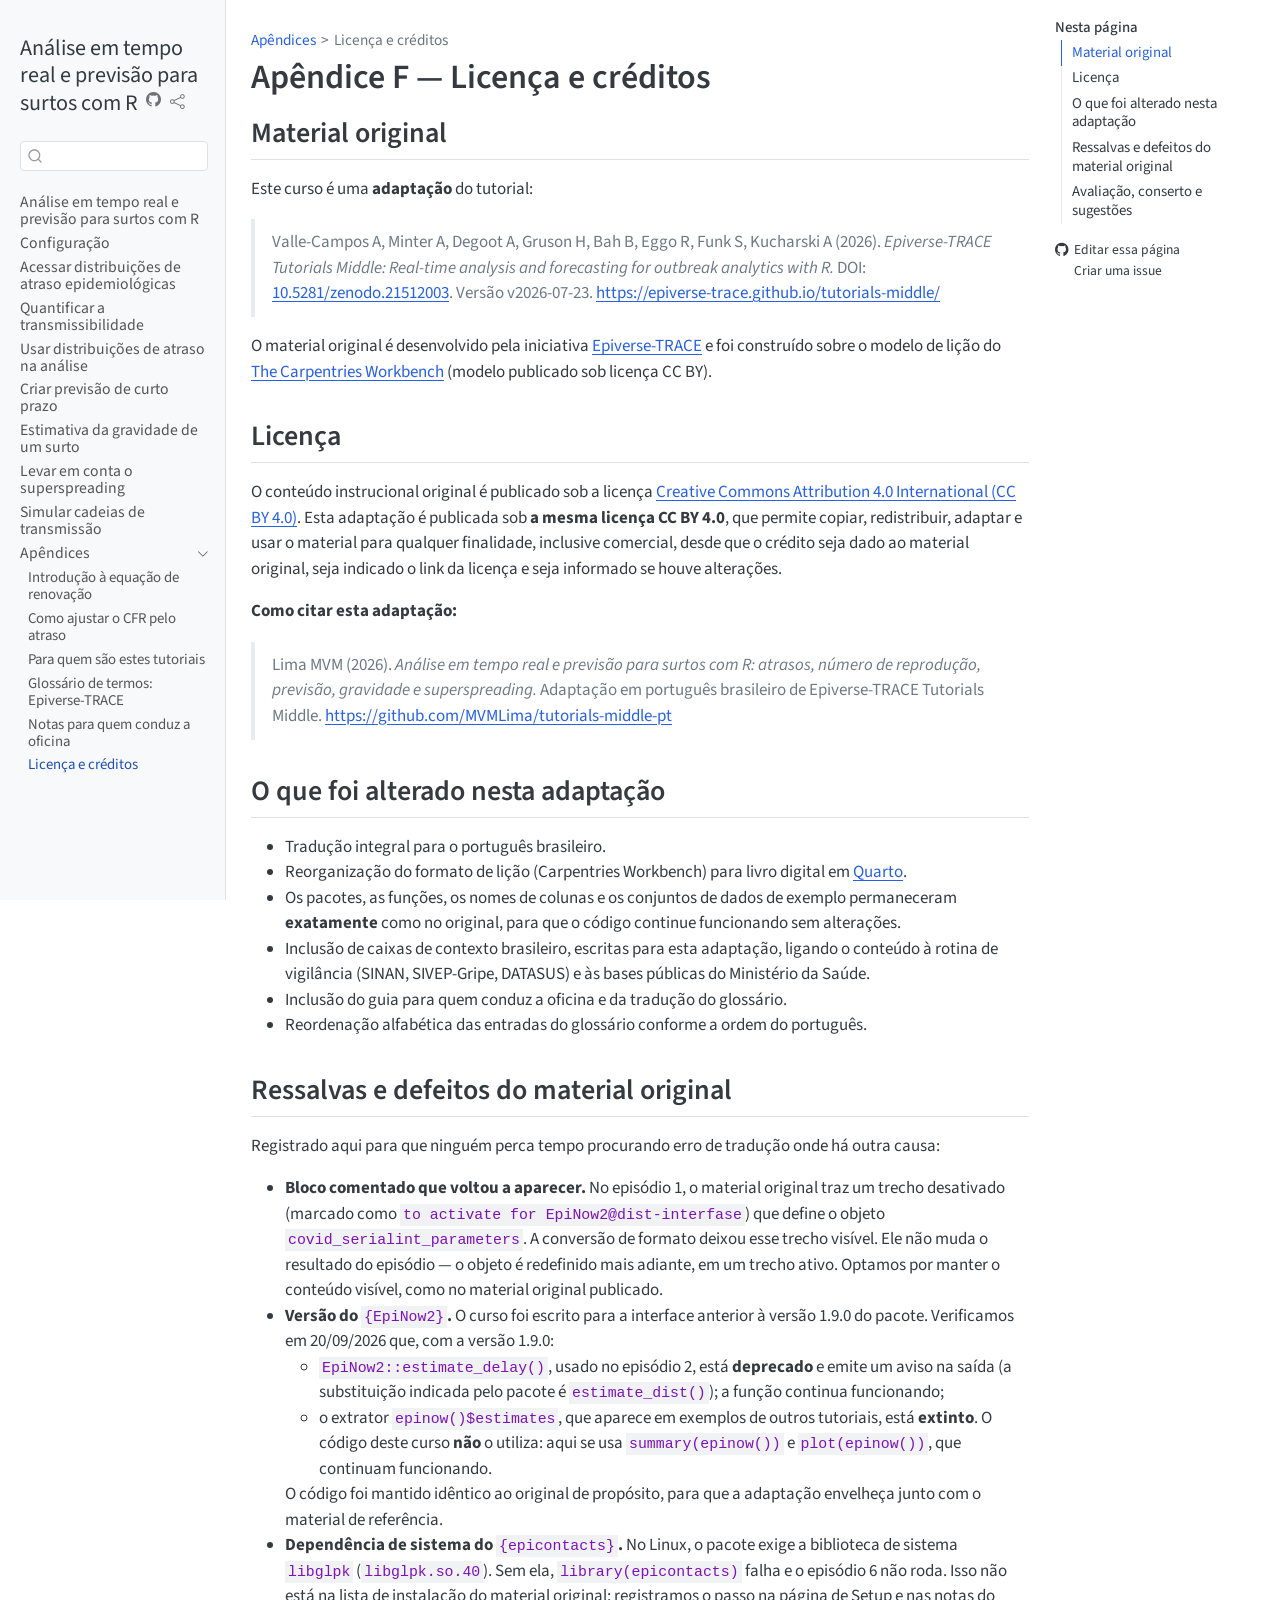
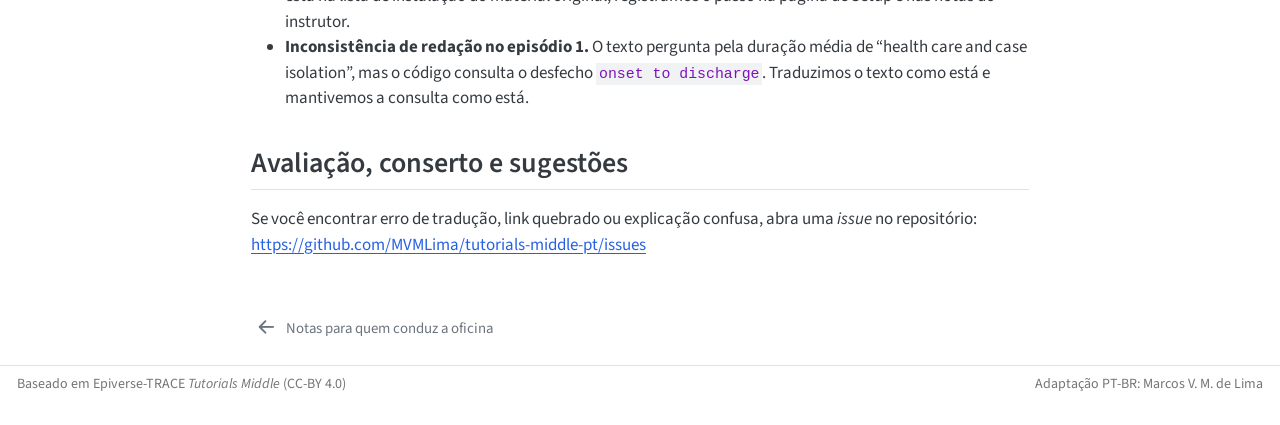
<file: licenca.html>
<!DOCTYPE html>
<html xmlns="http://www.w3.org/1999/xhtml" lang="pt-BR" xml:lang="pt-BR"><head>

<meta charset="utf-8">
<meta name="generator" content="quarto-1.8.27">

<meta name="viewport" content="width=device-width, initial-scale=1.0, user-scalable=yes">


<title>Apêndice F — Licença e créditos – Análise em tempo real e previsão para surtos com R</title>
<style>
code{white-space: pre-wrap;}
span.smallcaps{font-variant: small-caps;}
div.columns{display: flex; gap: min(4vw, 1.5em);}
div.column{flex: auto; overflow-x: auto;}
div.hanging-indent{margin-left: 1.5em; text-indent: -1.5em;}
ul.task-list{list-style: none;}
ul.task-list li input[type="checkbox"] {
  width: 0.8em;
  margin: 0 0.8em 0.2em -1em; /* quarto-specific, see https://github.com/quarto-dev/quarto-cli/issues/4556 */ 
  vertical-align: middle;
}
</style>


<script src="site_libs/quarto-nav/quarto-nav.js"></script>
<script src="site_libs/quarto-nav/headroom.min.js"></script>
<script src="site_libs/clipboard/clipboard.min.js"></script>
<script src="site_libs/quarto-search/autocomplete.umd.js"></script>
<script src="site_libs/quarto-search/fuse.min.js"></script>
<script src="site_libs/quarto-search/quarto-search.js"></script>
<meta name="quarto:offset" content="./">
<link href="./instrutor.html" rel="prev">
<link href="./img/pkgs-hexlogos.png" rel="icon" type="image/png">
<script src="site_libs/quarto-html/quarto.js" type="module"></script>
<script src="site_libs/quarto-html/tabsets/tabsets.js" type="module"></script>
<script src="site_libs/quarto-html/axe/axe-check.js" type="module"></script>
<script src="site_libs/quarto-html/popper.min.js"></script>
<script src="site_libs/quarto-html/tippy.umd.min.js"></script>
<script src="site_libs/quarto-html/anchor.min.js"></script>
<link href="site_libs/quarto-html/tippy.css" rel="stylesheet">
<link href="site_libs/quarto-html/quarto-syntax-highlighting-8b4baf804e461d9b72633f0de59a0cac.css" rel="stylesheet" id="quarto-text-highlighting-styles">
<script src="site_libs/bootstrap/bootstrap.min.js"></script>
<link href="site_libs/bootstrap/bootstrap-icons.css" rel="stylesheet">
<link href="site_libs/bootstrap/bootstrap-4f8723c4e91b4923163491bd987d7814.min.css" rel="stylesheet" append-hash="true" id="quarto-bootstrap" data-mode="light">
<script id="quarto-search-options" type="application/json">{
  "location": "sidebar",
  "copy-button": false,
  "collapse-after": 3,
  "panel-placement": "start",
  "type": "textbox",
  "limit": 50,
  "keyboard-shortcut": [
    "f",
    "/",
    "s"
  ],
  "show-item-context": false,
  "language": {
    "search-no-results-text": "Nenhum resultado",
    "search-matching-documents-text": "documentos correspondentes",
    "search-copy-link-title": "Copiar link para a busca",
    "search-hide-matches-text": "Esconder correspondências adicionais",
    "search-more-match-text": "mais correspondência neste documento",
    "search-more-matches-text": "mais correspondências neste documento",
    "search-clear-button-title": "Limpar",
    "search-text-placeholder": "",
    "search-detached-cancel-button-title": "Cancelar",
    "search-submit-button-title": "Enviar",
    "search-label": "Procurar"
  }
}</script>


<link rel="stylesheet" href="styles.css">
</head>

<body class="nav-sidebar docked quarto-light">

<div id="quarto-search-results"></div>
  <header id="quarto-header" class="headroom fixed-top">
  <nav class="quarto-secondary-nav">
    <div class="container-fluid d-flex">
      <button type="button" class="quarto-btn-toggle btn" data-bs-toggle="collapse" role="button" data-bs-target=".quarto-sidebar-collapse-item" aria-controls="quarto-sidebar" aria-expanded="false" aria-label="Alternar barra lateral" onclick="if (window.quartoToggleHeadroom) { window.quartoToggleHeadroom(); }">
        <i class="bi bi-layout-text-sidebar-reverse"></i>
      </button>
        <nav class="quarto-page-breadcrumbs" aria-label="breadcrumb"><ol class="breadcrumb"><li class="breadcrumb-item"><a href="./notas/equacao-de-renovacao.html">Apêndices</a></li><li class="breadcrumb-item"><a href="./licenca.html"><span class="chapter-title">Licença e créditos</span></a></li></ol></nav>
        <a class="flex-grow-1" role="navigation" data-bs-toggle="collapse" data-bs-target=".quarto-sidebar-collapse-item" aria-controls="quarto-sidebar" aria-expanded="false" aria-label="Alternar barra lateral" onclick="if (window.quartoToggleHeadroom) { window.quartoToggleHeadroom(); }">      
        </a>
      <button type="button" class="btn quarto-search-button" aria-label="Procurar" onclick="window.quartoOpenSearch();">
        <i class="bi bi-search"></i>
      </button>
    </div>
  </nav>
</header>
<!-- content -->
<div id="quarto-content" class="quarto-container page-columns page-rows-contents page-layout-article">
<!-- sidebar -->
  <nav id="quarto-sidebar" class="sidebar collapse collapse-horizontal quarto-sidebar-collapse-item sidebar-navigation docked overflow-auto">
    <div class="pt-lg-2 mt-2 text-left sidebar-header">
    <div class="sidebar-title mb-0 py-0">
      <a href="./">Análise em tempo real e previsão para surtos com R</a> 
        <div class="sidebar-tools-main">
    <a href="https://github.com/MVMLima/tutorials-middle-pt" title="Código fonte" class="quarto-navigation-tool px-1" aria-label="Código fonte"><i class="bi bi-github"></i></a>
    <div class="dropdown">
      <a href="" title="Compartilhar" id="quarto-navigation-tool-dropdown-0" class="quarto-navigation-tool dropdown-toggle px-1" data-bs-toggle="dropdown" aria-expanded="false" role="link" aria-label="Compartilhar"><i class="bi bi-share"></i></a>
      <ul class="dropdown-menu" aria-labelledby="quarto-navigation-tool-dropdown-0">
          <li>
            <a class="dropdown-item sidebar-tools-main-item" href="https://twitter.com/intent/tweet?url=|url|">
              <i class="bi bi-twitter pe-1"></i>
            Twitter
            </a>
          </li>
          <li>
            <a class="dropdown-item sidebar-tools-main-item" href="https://www.linkedin.com/sharing/share-offsite/?url=|url|">
              <i class="bi bi-linkedin pe-1"></i>
            LinkedIn
            </a>
          </li>
      </ul>
    </div>
</div>
    </div>
      </div>
        <div class="mt-2 flex-shrink-0 align-items-center">
        <div class="sidebar-search">
        <div id="quarto-search" class="" title="Procurar"></div>
        </div>
        </div>
    <div class="sidebar-menu-container"> 
    <ul class="list-unstyled mt-1">
        <li class="sidebar-item">
  <div class="sidebar-item-container"> 
  <a href="./index.html" class="sidebar-item-text sidebar-link"><span class="chapter-title">Análise em tempo real e previsão para surtos com R</span></a>
  </div>
</li>
        <li class="sidebar-item">
  <div class="sidebar-item-container"> 
  <a href="./setup.html" class="sidebar-item-text sidebar-link"><span class="chapter-title">Configuração</span></a>
  </div>
</li>
        <li class="sidebar-item">
  <div class="sidebar-item-container"> 
  <a href="./episodios/01-acessar-atrasos.html" class="sidebar-item-text sidebar-link"><span class="chapter-title">Acessar distribuições de atraso epidemiológicas</span></a>
  </div>
</li>
        <li class="sidebar-item">
  <div class="sidebar-item-container"> 
  <a href="./episodios/02-quantificar-transmissibilidade.html" class="sidebar-item-text sidebar-link"><span class="chapter-title">Quantificar a transmissibilidade</span></a>
  </div>
</li>
        <li class="sidebar-item">
  <div class="sidebar-item-container"> 
  <a href="./episodios/03-funcoes-de-atraso.html" class="sidebar-item-text sidebar-link"><span class="chapter-title">Usar distribuições de atraso na análise</span></a>
  </div>
</li>
        <li class="sidebar-item">
  <div class="sidebar-item-container"> 
  <a href="./episodios/04-criar-previsoes.html" class="sidebar-item-text sidebar-link"><span class="chapter-title">Criar previsão de curto prazo</span></a>
  </div>
</li>
        <li class="sidebar-item">
  <div class="sidebar-item-container"> 
  <a href="./episodios/05-severidade-estatica.html" class="sidebar-item-text sidebar-link"><span class="chapter-title">Estimativa da gravidade de um surto</span></a>
  </div>
</li>
        <li class="sidebar-item">
  <div class="sidebar-item-container"> 
  <a href="./episodios/06-superspreading-estimar.html" class="sidebar-item-text sidebar-link"><span class="chapter-title">Levar em conta o superspreading</span></a>
  </div>
</li>
        <li class="sidebar-item">
  <div class="sidebar-item-container"> 
  <a href="./episodios/07-superspreading-simular.html" class="sidebar-item-text sidebar-link"><span class="chapter-title">Simular cadeias de transmissão</span></a>
  </div>
</li>
        <li class="sidebar-item sidebar-item-section">
      <div class="sidebar-item-container"> 
            <a class="sidebar-item-text sidebar-link text-start" data-bs-toggle="collapse" data-bs-target="#quarto-sidebar-section-1" role="navigation" aria-expanded="true">
 <span class="menu-text">Apêndices</span></a>
          <a class="sidebar-item-toggle text-start" data-bs-toggle="collapse" data-bs-target="#quarto-sidebar-section-1" role="navigation" aria-expanded="true" aria-label="Alternar seção">
            <i class="bi bi-chevron-right ms-2"></i>
          </a> 
      </div>
      <ul id="quarto-sidebar-section-1" class="collapse list-unstyled sidebar-section depth1 show">  
          <li class="sidebar-item">
  <div class="sidebar-item-container"> 
  <a href="./notas/equacao-de-renovacao.html" class="sidebar-item-text sidebar-link"><span class="chapter-title">Introdução à equação de renovação</span></a>
  </div>
</li>
          <li class="sidebar-item">
  <div class="sidebar-item-container"> 
  <a href="./notas/ajuste-cfr-atrasos.html" class="sidebar-item-text sidebar-link"><span class="chapter-title">Como ajustar o CFR pelo atraso</span></a>
  </div>
</li>
          <li class="sidebar-item">
  <div class="sidebar-item-container"> 
  <a href="./perfis.html" class="sidebar-item-text sidebar-link"><span class="chapter-title">Para quem são estes tutoriais</span></a>
  </div>
</li>
          <li class="sidebar-item">
  <div class="sidebar-item-container"> 
  <a href="./glossario.html" class="sidebar-item-text sidebar-link"><span class="chapter-title">Glossário de termos: Epiverse-TRACE</span></a>
  </div>
</li>
          <li class="sidebar-item">
  <div class="sidebar-item-container"> 
  <a href="./instrutor.html" class="sidebar-item-text sidebar-link"><span class="chapter-title">Notas para quem conduz a oficina</span></a>
  </div>
</li>
          <li class="sidebar-item">
  <div class="sidebar-item-container"> 
  <a href="./licenca.html" class="sidebar-item-text sidebar-link active"><span class="chapter-title">Licença e créditos</span></a>
  </div>
</li>
      </ul>
  </li>
    </ul>
    </div>
</nav>
<div id="quarto-sidebar-glass" class="quarto-sidebar-collapse-item" data-bs-toggle="collapse" data-bs-target=".quarto-sidebar-collapse-item"></div>
<!-- margin-sidebar -->
    <div id="quarto-margin-sidebar" class="sidebar margin-sidebar">
        <nav id="TOC" role="doc-toc" class="toc-active">
    <h2 id="toc-title">Nesta página</h2>
   
  <ul>
  <li><a href="#material-original" id="toc-material-original" class="nav-link active" data-scroll-target="#material-original">Material original</a></li>
  <li><a href="#licença" id="toc-licença" class="nav-link" data-scroll-target="#licença">Licença</a></li>
  <li><a href="#o-que-foi-alterado-nesta-adaptação" id="toc-o-que-foi-alterado-nesta-adaptação" class="nav-link" data-scroll-target="#o-que-foi-alterado-nesta-adaptação">O que foi alterado nesta adaptação</a></li>
  <li><a href="#ressalvas-e-defeitos-do-material-original" id="toc-ressalvas-e-defeitos-do-material-original" class="nav-link" data-scroll-target="#ressalvas-e-defeitos-do-material-original">Ressalvas e defeitos do material original</a></li>
  <li><a href="#avaliação-conserto-e-sugestões" id="toc-avaliação-conserto-e-sugestões" class="nav-link" data-scroll-target="#avaliação-conserto-e-sugestões">Avaliação, conserto e sugestões</a></li>
  </ul>
<div class="toc-actions"><ul><li><a href="https://github.com/MVMLima/tutorials-middle-pt/edit/main/licenca.qmd" class="toc-action"><i class="bi bi-github"></i>Editar essa página</a></li><li><a href="https://github.com/MVMLima/tutorials-middle-pt/issues/new" class="toc-action"><i class="bi empty"></i>Criar uma issue</a></li></ul></div></nav>
    </div>
<!-- main -->
<main class="content" id="quarto-document-content">

<header id="title-block-header" class="quarto-title-block default"><nav class="quarto-page-breadcrumbs quarto-title-breadcrumbs d-none d-lg-block" aria-label="breadcrumb"><ol class="breadcrumb"><li class="breadcrumb-item"><a href="./notas/equacao-de-renovacao.html">Apêndices</a></li><li class="breadcrumb-item"><a href="./licenca.html"><span class="chapter-title">Licença e créditos</span></a></li></ol></nav>
<div class="quarto-title">
<h1 class="title">Apêndice F — Licença e créditos</h1>
</div>



<div class="quarto-title-meta">

    
  
    
  </div>
  


</header>


<section id="material-original" class="level2">
<h2 class="anchored" data-anchor-id="material-original">Material original</h2>
<p>Este curso é uma <strong>adaptação</strong> do tutorial:</p>
<blockquote class="blockquote">
<p>Valle-Campos A, Minter A, Degoot A, Gruson H, Bah B, Eggo R, Funk S, Kucharski A (2026). <em>Epiverse-TRACE Tutorials Middle: Real-time analysis and forecasting for outbreak analytics with R.</em> DOI: <a href="https://doi.org/10.5281/zenodo.21512003">10.5281/zenodo.21512003</a>. Versão v2026-07-23. <a href="https://epiverse-trace.github.io/tutorials-middle/" class="uri">https://epiverse-trace.github.io/tutorials-middle/</a></p>
</blockquote>
<p>O material original é desenvolvido pela iniciativa <a href="https://epiverse-trace.github.io/">Epiverse-TRACE</a> e foi construído sobre o modelo de lição do <a href="https://carpentries.github.io/workbench/">The Carpentries Workbench</a> (modelo publicado sob licença CC BY).</p>
</section>
<section id="licença" class="level2">
<h2 class="anchored" data-anchor-id="licença">Licença</h2>
<p>O conteúdo instrucional original é publicado sob a licença <a href="https://creativecommons.org/licenses/by/4.0/">Creative Commons Attribution 4.0 International (CC BY 4.0)</a>. Esta adaptação é publicada sob <strong>a mesma licença CC BY 4.0</strong>, que permite copiar, redistribuir, adaptar e usar o material para qualquer finalidade, inclusive comercial, desde que o crédito seja dado ao material original, seja indicado o link da licença e seja informado se houve alterações.</p>
<p><strong>Como citar esta adaptação:</strong></p>
<blockquote class="blockquote">
<p>Lima MVM (2026). <em>Análise em tempo real e previsão para surtos com R: atrasos, número de reprodução, previsão, gravidade e superspreading.</em> Adaptação em português brasileiro de Epiverse-TRACE Tutorials Middle. <a href="https://github.com/MVMLima/tutorials-middle-pt" class="uri">https://github.com/MVMLima/tutorials-middle-pt</a></p>
</blockquote>
</section>
<section id="o-que-foi-alterado-nesta-adaptação" class="level2">
<h2 class="anchored" data-anchor-id="o-que-foi-alterado-nesta-adaptação">O que foi alterado nesta adaptação</h2>
<ul>
<li>Tradução integral para o português brasileiro.</li>
<li>Reorganização do formato de lição (Carpentries Workbench) para livro digital em <a href="https://quarto.org/">Quarto</a>.</li>
<li>Os pacotes, as funções, os nomes de colunas e os conjuntos de dados de exemplo permaneceram <strong>exatamente</strong> como no original, para que o código continue funcionando sem alterações.</li>
<li>Inclusão de caixas de contexto brasileiro, escritas para esta adaptação, ligando o conteúdo à rotina de vigilância (SINAN, SIVEP-Gripe, DATASUS) e às bases públicas do Ministério da Saúde.</li>
<li>Inclusão do guia para quem conduz a oficina e da tradução do glossário.</li>
<li>Reordenação alfabética das entradas do glossário conforme a ordem do português.</li>
</ul>
</section>
<section id="ressalvas-e-defeitos-do-material-original" class="level2">
<h2 class="anchored" data-anchor-id="ressalvas-e-defeitos-do-material-original">Ressalvas e defeitos do material original</h2>
<p>Registrado aqui para que ninguém perca tempo procurando erro de tradução onde há outra causa:</p>
<ul>
<li><strong>Bloco comentado que voltou a aparecer.</strong> No episódio 1, o material original traz um trecho desativado (marcado como <code>to activate for EpiNow2@dist-interfase</code>) que define o objeto <code>covid_serialint_parameters</code>. A conversão de formato deixou esse trecho visível. Ele não muda o resultado do episódio — o objeto é redefinido mais adiante, em um trecho ativo. Optamos por manter o conteúdo visível, como no material original publicado.</li>
<li><strong>Versão do <code>{EpiNow2}</code>.</strong> O curso foi escrito para a interface anterior à versão 1.9.0 do pacote. Verificamos em 20/09/2026 que, com a versão 1.9.0:
<ul>
<li><code>EpiNow2::estimate_delay()</code>, usado no episódio 2, está <strong>deprecado</strong> e emite um aviso na saída (a substituição indicada pelo pacote é <code>estimate_dist()</code>); a função continua funcionando;</li>
<li>o extrator <code>epinow()$estimates</code>, que aparece em exemplos de outros tutoriais, está <strong>extinto</strong>. O código deste curso <strong>não</strong> o utiliza: aqui se usa <code>summary(epinow())</code> e <code>plot(epinow())</code>, que continuam funcionando.</li>
</ul>
O código foi mantido idêntico ao original de propósito, para que a adaptação envelheça junto com o material de referência.</li>
<li><strong>Dependência de sistema do <code>{epicontacts}</code>.</strong> No Linux, o pacote exige a biblioteca de sistema <code>libglpk</code> (<code>libglpk.so.40</code>). Sem ela, <code>library(epicontacts)</code> falha e o episódio 6 não roda. Isso não está na lista de instalação do material original; registramos o passo na página de Setup e nas notas do instrutor.</li>
<li><strong>Inconsistência de redação no episódio 1.</strong> O texto pergunta pela duração média de “health care and case isolation”, mas o código consulta o desfecho <code>onset to discharge</code>. Traduzimos o texto como está e mantivemos a consulta como está.</li>
</ul>
</section>
<section id="avaliação-conserto-e-sugestões" class="level2">
<h2 class="anchored" data-anchor-id="avaliação-conserto-e-sugestões">Avaliação, conserto e sugestões</h2>
<p>Se você encontrar erro de tradução, link quebrado ou explicação confusa, abra uma <em>issue</em> no repositório: <a href="https://github.com/MVMLima/tutorials-middle-pt/issues" class="uri">https://github.com/MVMLima/tutorials-middle-pt/issues</a></p>


</section>

</main> <!-- /main -->
<script id="quarto-html-after-body" type="application/javascript">
  window.document.addEventListener("DOMContentLoaded", function (event) {
    const icon = "";
    const anchorJS = new window.AnchorJS();
    anchorJS.options = {
      placement: 'right',
      icon: icon
    };
    anchorJS.add('.anchored');
    const isCodeAnnotation = (el) => {
      for (const clz of el.classList) {
        if (clz.startsWith('code-annotation-')) {                     
          return true;
        }
      }
      return false;
    }
    const onCopySuccess = function(e) {
      // button target
      const button = e.trigger;
      // don't keep focus
      button.blur();
      // flash "checked"
      button.classList.add('code-copy-button-checked');
      var currentTitle = button.getAttribute("title");
      button.setAttribute("title", "Copiada");
      let tooltip;
      if (window.bootstrap) {
        button.setAttribute("data-bs-toggle", "tooltip");
        button.setAttribute("data-bs-placement", "left");
        button.setAttribute("data-bs-title", "Copiada");
        tooltip = new bootstrap.Tooltip(button, 
          { trigger: "manual", 
            customClass: "code-copy-button-tooltip",
            offset: [0, -8]});
        tooltip.show();    
      }
      setTimeout(function() {
        if (tooltip) {
          tooltip.hide();
          button.removeAttribute("data-bs-title");
          button.removeAttribute("data-bs-toggle");
          button.removeAttribute("data-bs-placement");
        }
        button.setAttribute("title", currentTitle);
        button.classList.remove('code-copy-button-checked');
      }, 1000);
      // clear code selection
      e.clearSelection();
    }
    const getTextToCopy = function(trigger) {
      const outerScaffold = trigger.parentElement.cloneNode(true);
      const codeEl = outerScaffold.querySelector('code');
      for (const childEl of codeEl.children) {
        if (isCodeAnnotation(childEl)) {
          childEl.remove();
        }
      }
      return codeEl.innerText;
    }
    const clipboard = new window.ClipboardJS('.code-copy-button:not([data-in-quarto-modal])', {
      text: getTextToCopy
    });
    clipboard.on('success', onCopySuccess);
    if (window.document.getElementById('quarto-embedded-source-code-modal')) {
      const clipboardModal = new window.ClipboardJS('.code-copy-button[data-in-quarto-modal]', {
        text: getTextToCopy,
        container: window.document.getElementById('quarto-embedded-source-code-modal')
      });
      clipboardModal.on('success', onCopySuccess);
    }
      var localhostRegex = new RegExp(/^(?:http|https):\/\/localhost\:?[0-9]*\//);
      var mailtoRegex = new RegExp(/^mailto:/);
        var filterRegex = new RegExp('/' + window.location.host + '/');
      var isInternal = (href) => {
          return filterRegex.test(href) || localhostRegex.test(href) || mailtoRegex.test(href);
      }
      // Inspect non-navigation links and adorn them if external
     var links = window.document.querySelectorAll('a[href]:not(.nav-link):not(.navbar-brand):not(.toc-action):not(.sidebar-link):not(.sidebar-item-toggle):not(.pagination-link):not(.no-external):not([aria-hidden]):not(.dropdown-item):not(.quarto-navigation-tool):not(.about-link)');
      for (var i=0; i<links.length; i++) {
        const link = links[i];
        if (!isInternal(link.href)) {
          // undo the damage that might have been done by quarto-nav.js in the case of
          // links that we want to consider external
          if (link.dataset.originalHref !== undefined) {
            link.href = link.dataset.originalHref;
          }
            // target, if specified
            link.setAttribute("target", "_blank");
            if (link.getAttribute("rel") === null) {
              link.setAttribute("rel", "noopener");
            }
        }
      }
    function tippyHover(el, contentFn, onTriggerFn, onUntriggerFn) {
      const config = {
        allowHTML: true,
        maxWidth: 500,
        delay: 100,
        arrow: false,
        appendTo: function(el) {
            return el.parentElement;
        },
        interactive: true,
        interactiveBorder: 10,
        theme: 'quarto',
        placement: 'bottom-start',
      };
      if (contentFn) {
        config.content = contentFn;
      }
      if (onTriggerFn) {
        config.onTrigger = onTriggerFn;
      }
      if (onUntriggerFn) {
        config.onUntrigger = onUntriggerFn;
      }
      window.tippy(el, config); 
    }
    const noterefs = window.document.querySelectorAll('a[role="doc-noteref"]');
    for (var i=0; i<noterefs.length; i++) {
      const ref = noterefs[i];
      tippyHover(ref, function() {
        // use id or data attribute instead here
        let href = ref.getAttribute('data-footnote-href') || ref.getAttribute('href');
        try { href = new URL(href).hash; } catch {}
        const id = href.replace(/^#\/?/, "");
        const note = window.document.getElementById(id);
        if (note) {
          return note.innerHTML;
        } else {
          return "";
        }
      });
    }
    const xrefs = window.document.querySelectorAll('a.quarto-xref');
    const processXRef = (id, note) => {
      // Strip column container classes
      const stripColumnClz = (el) => {
        el.classList.remove("page-full", "page-columns");
        if (el.children) {
          for (const child of el.children) {
            stripColumnClz(child);
          }
        }
      }
      stripColumnClz(note)
      if (id === null || id.startsWith('sec-')) {
        // Special case sections, only their first couple elements
        const container = document.createElement("div");
        if (note.children && note.children.length > 2) {
          container.appendChild(note.children[0].cloneNode(true));
          for (let i = 1; i < note.children.length; i++) {
            const child = note.children[i];
            if (child.tagName === "P" && child.innerText === "") {
              continue;
            } else {
              container.appendChild(child.cloneNode(true));
              break;
            }
          }
          if (window.Quarto?.typesetMath) {
            window.Quarto.typesetMath(container);
          }
          return container.innerHTML
        } else {
          if (window.Quarto?.typesetMath) {
            window.Quarto.typesetMath(note);
          }
          return note.innerHTML;
        }
      } else {
        // Remove any anchor links if they are present
        const anchorLink = note.querySelector('a.anchorjs-link');
        if (anchorLink) {
          anchorLink.remove();
        }
        if (window.Quarto?.typesetMath) {
          window.Quarto.typesetMath(note);
        }
        if (note.classList.contains("callout")) {
          return note.outerHTML;
        } else {
          return note.innerHTML;
        }
      }
    }
    for (var i=0; i<xrefs.length; i++) {
      const xref = xrefs[i];
      tippyHover(xref, undefined, function(instance) {
        instance.disable();
        let url = xref.getAttribute('href');
        let hash = undefined; 
        if (url.startsWith('#')) {
          hash = url;
        } else {
          try { hash = new URL(url).hash; } catch {}
        }
        if (hash) {
          const id = hash.replace(/^#\/?/, "");
          const note = window.document.getElementById(id);
          if (note !== null) {
            try {
              const html = processXRef(id, note.cloneNode(true));
              instance.setContent(html);
            } finally {
              instance.enable();
              instance.show();
            }
          } else {
            // See if we can fetch this
            fetch(url.split('#')[0])
            .then(res => res.text())
            .then(html => {
              const parser = new DOMParser();
              const htmlDoc = parser.parseFromString(html, "text/html");
              const note = htmlDoc.getElementById(id);
              if (note !== null) {
                const html = processXRef(id, note);
                instance.setContent(html);
              } 
            }).finally(() => {
              instance.enable();
              instance.show();
            });
          }
        } else {
          // See if we can fetch a full url (with no hash to target)
          // This is a special case and we should probably do some content thinning / targeting
          fetch(url)
          .then(res => res.text())
          .then(html => {
            const parser = new DOMParser();
            const htmlDoc = parser.parseFromString(html, "text/html");
            const note = htmlDoc.querySelector('main.content');
            if (note !== null) {
              // This should only happen for chapter cross references
              // (since there is no id in the URL)
              // remove the first header
              if (note.children.length > 0 && note.children[0].tagName === "HEADER") {
                note.children[0].remove();
              }
              const html = processXRef(null, note);
              instance.setContent(html);
            } 
          }).finally(() => {
            instance.enable();
            instance.show();
          });
        }
      }, function(instance) {
      });
    }
        let selectedAnnoteEl;
        const selectorForAnnotation = ( cell, annotation) => {
          let cellAttr = 'data-code-cell="' + cell + '"';
          let lineAttr = 'data-code-annotation="' +  annotation + '"';
          const selector = 'span[' + cellAttr + '][' + lineAttr + ']';
          return selector;
        }
        const selectCodeLines = (annoteEl) => {
          const doc = window.document;
          const targetCell = annoteEl.getAttribute("data-target-cell");
          const targetAnnotation = annoteEl.getAttribute("data-target-annotation");
          const annoteSpan = window.document.querySelector(selectorForAnnotation(targetCell, targetAnnotation));
          const lines = annoteSpan.getAttribute("data-code-lines").split(",");
          const lineIds = lines.map((line) => {
            return targetCell + "-" + line;
          })
          let top = null;
          let height = null;
          let parent = null;
          if (lineIds.length > 0) {
              //compute the position of the single el (top and bottom and make a div)
              const el = window.document.getElementById(lineIds[0]);
              top = el.offsetTop;
              height = el.offsetHeight;
              parent = el.parentElement.parentElement;
            if (lineIds.length > 1) {
              const lastEl = window.document.getElementById(lineIds[lineIds.length - 1]);
              const bottom = lastEl.offsetTop + lastEl.offsetHeight;
              height = bottom - top;
            }
            if (top !== null && height !== null && parent !== null) {
              // cook up a div (if necessary) and position it 
              let div = window.document.getElementById("code-annotation-line-highlight");
              if (div === null) {
                div = window.document.createElement("div");
                div.setAttribute("id", "code-annotation-line-highlight");
                div.style.position = 'absolute';
                parent.appendChild(div);
              }
              div.style.top = top - 2 + "px";
              div.style.height = height + 4 + "px";
              div.style.left = 0;
              let gutterDiv = window.document.getElementById("code-annotation-line-highlight-gutter");
              if (gutterDiv === null) {
                gutterDiv = window.document.createElement("div");
                gutterDiv.setAttribute("id", "code-annotation-line-highlight-gutter");
                gutterDiv.style.position = 'absolute';
                const codeCell = window.document.getElementById(targetCell);
                const gutter = codeCell.querySelector('.code-annotation-gutter');
                gutter.appendChild(gutterDiv);
              }
              gutterDiv.style.top = top - 2 + "px";
              gutterDiv.style.height = height + 4 + "px";
            }
            selectedAnnoteEl = annoteEl;
          }
        };
        const unselectCodeLines = () => {
          const elementsIds = ["code-annotation-line-highlight", "code-annotation-line-highlight-gutter"];
          elementsIds.forEach((elId) => {
            const div = window.document.getElementById(elId);
            if (div) {
              div.remove();
            }
          });
          selectedAnnoteEl = undefined;
        };
          // Handle positioning of the toggle
      window.addEventListener(
        "resize",
        throttle(() => {
          elRect = undefined;
          if (selectedAnnoteEl) {
            selectCodeLines(selectedAnnoteEl);
          }
        }, 10)
      );
      function throttle(fn, ms) {
      let throttle = false;
      let timer;
        return (...args) => {
          if(!throttle) { // first call gets through
              fn.apply(this, args);
              throttle = true;
          } else { // all the others get throttled
              if(timer) clearTimeout(timer); // cancel #2
              timer = setTimeout(() => {
                fn.apply(this, args);
                timer = throttle = false;
              }, ms);
          }
        };
      }
        // Attach click handler to the DT
        const annoteDls = window.document.querySelectorAll('dt[data-target-cell]');
        for (const annoteDlNode of annoteDls) {
          annoteDlNode.addEventListener('click', (event) => {
            const clickedEl = event.target;
            if (clickedEl !== selectedAnnoteEl) {
              unselectCodeLines();
              const activeEl = window.document.querySelector('dt[data-target-cell].code-annotation-active');
              if (activeEl) {
                activeEl.classList.remove('code-annotation-active');
              }
              selectCodeLines(clickedEl);
              clickedEl.classList.add('code-annotation-active');
            } else {
              // Unselect the line
              unselectCodeLines();
              clickedEl.classList.remove('code-annotation-active');
            }
          });
        }
    const findCites = (el) => {
      const parentEl = el.parentElement;
      if (parentEl) {
        const cites = parentEl.dataset.cites;
        if (cites) {
          return {
            el,
            cites: cites.split(' ')
          };
        } else {
          return findCites(el.parentElement)
        }
      } else {
        return undefined;
      }
    };
    var bibliorefs = window.document.querySelectorAll('a[role="doc-biblioref"]');
    for (var i=0; i<bibliorefs.length; i++) {
      const ref = bibliorefs[i];
      const citeInfo = findCites(ref);
      if (citeInfo) {
        tippyHover(citeInfo.el, function() {
          var popup = window.document.createElement('div');
          citeInfo.cites.forEach(function(cite) {
            var citeDiv = window.document.createElement('div');
            citeDiv.classList.add('hanging-indent');
            citeDiv.classList.add('csl-entry');
            var biblioDiv = window.document.getElementById('ref-' + cite);
            if (biblioDiv) {
              citeDiv.innerHTML = biblioDiv.innerHTML;
            }
            popup.appendChild(citeDiv);
          });
          return popup.innerHTML;
        });
      }
    }
  });
  </script>
<nav class="page-navigation">
  <div class="nav-page nav-page-previous">
      <a href="./instrutor.html" class="pagination-link" aria-label="Notas para quem conduz a oficina">
        <i class="bi bi-arrow-left-short"></i> <span class="nav-page-text"><span class="chapter-title">Notas para quem conduz a oficina</span></span>
      </a>          
  </div>
  <div class="nav-page nav-page-next">
  </div>
</nav>
</div> <!-- /content -->
<footer class="footer">
  <div class="nav-footer">
    <div class="nav-footer-left">
<p>Baseado em Epiverse-TRACE <em>Tutorials Middle</em> (CC-BY 4.0)</p>
</div>   
    <div class="nav-footer-center">
      &nbsp;
    <div class="toc-actions d-sm-block d-md-none"><ul><li><a href="https://github.com/MVMLima/tutorials-middle-pt/edit/main/licenca.qmd" class="toc-action"><i class="bi bi-github"></i>Editar essa página</a></li><li><a href="https://github.com/MVMLima/tutorials-middle-pt/issues/new" class="toc-action"><i class="bi empty"></i>Criar uma issue</a></li></ul></div></div>
    <div class="nav-footer-right">
<p>Adaptação PT-BR: Marcos V. M. de Lima</p>
</div>
  </div>
</footer>




</body></html>
</file>
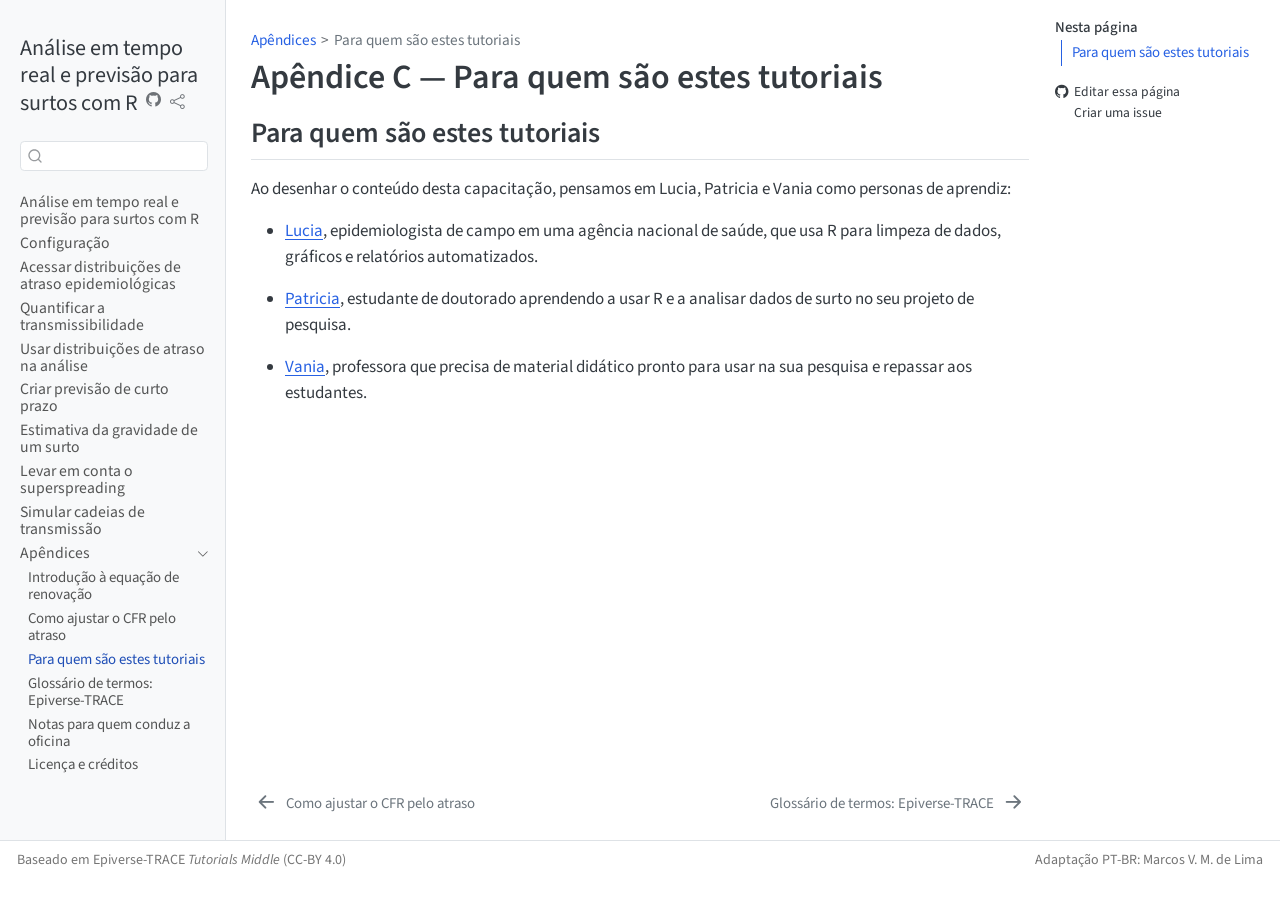
<file: perfis.html>
<!DOCTYPE html>
<html xmlns="http://www.w3.org/1999/xhtml" lang="pt-BR" xml:lang="pt-BR"><head>

<meta charset="utf-8">
<meta name="generator" content="quarto-1.8.27">

<meta name="viewport" content="width=device-width, initial-scale=1.0, user-scalable=yes">


<title>Apêndice C — Para quem são estes tutoriais – Análise em tempo real e previsão para surtos com R</title>
<style>
code{white-space: pre-wrap;}
span.smallcaps{font-variant: small-caps;}
div.columns{display: flex; gap: min(4vw, 1.5em);}
div.column{flex: auto; overflow-x: auto;}
div.hanging-indent{margin-left: 1.5em; text-indent: -1.5em;}
ul.task-list{list-style: none;}
ul.task-list li input[type="checkbox"] {
  width: 0.8em;
  margin: 0 0.8em 0.2em -1em; /* quarto-specific, see https://github.com/quarto-dev/quarto-cli/issues/4556 */ 
  vertical-align: middle;
}
</style>


<script src="site_libs/quarto-nav/quarto-nav.js"></script>
<script src="site_libs/quarto-nav/headroom.min.js"></script>
<script src="site_libs/clipboard/clipboard.min.js"></script>
<script src="site_libs/quarto-search/autocomplete.umd.js"></script>
<script src="site_libs/quarto-search/fuse.min.js"></script>
<script src="site_libs/quarto-search/quarto-search.js"></script>
<meta name="quarto:offset" content="./">
<link href="./glossario.html" rel="next">
<link href="./notas/ajuste-cfr-atrasos.html" rel="prev">
<link href="./img/pkgs-hexlogos.png" rel="icon" type="image/png">
<script src="site_libs/quarto-html/quarto.js" type="module"></script>
<script src="site_libs/quarto-html/tabsets/tabsets.js" type="module"></script>
<script src="site_libs/quarto-html/axe/axe-check.js" type="module"></script>
<script src="site_libs/quarto-html/popper.min.js"></script>
<script src="site_libs/quarto-html/tippy.umd.min.js"></script>
<script src="site_libs/quarto-html/anchor.min.js"></script>
<link href="site_libs/quarto-html/tippy.css" rel="stylesheet">
<link href="site_libs/quarto-html/quarto-syntax-highlighting-8b4baf804e461d9b72633f0de59a0cac.css" rel="stylesheet" id="quarto-text-highlighting-styles">
<script src="site_libs/bootstrap/bootstrap.min.js"></script>
<link href="site_libs/bootstrap/bootstrap-icons.css" rel="stylesheet">
<link href="site_libs/bootstrap/bootstrap-4f8723c4e91b4923163491bd987d7814.min.css" rel="stylesheet" append-hash="true" id="quarto-bootstrap" data-mode="light">
<script id="quarto-search-options" type="application/json">{
  "location": "sidebar",
  "copy-button": false,
  "collapse-after": 3,
  "panel-placement": "start",
  "type": "textbox",
  "limit": 50,
  "keyboard-shortcut": [
    "f",
    "/",
    "s"
  ],
  "show-item-context": false,
  "language": {
    "search-no-results-text": "Nenhum resultado",
    "search-matching-documents-text": "documentos correspondentes",
    "search-copy-link-title": "Copiar link para a busca",
    "search-hide-matches-text": "Esconder correspondências adicionais",
    "search-more-match-text": "mais correspondência neste documento",
    "search-more-matches-text": "mais correspondências neste documento",
    "search-clear-button-title": "Limpar",
    "search-text-placeholder": "",
    "search-detached-cancel-button-title": "Cancelar",
    "search-submit-button-title": "Enviar",
    "search-label": "Procurar"
  }
}</script>


<link rel="stylesheet" href="styles.css">
</head>

<body class="nav-sidebar docked quarto-light">

<div id="quarto-search-results"></div>
  <header id="quarto-header" class="headroom fixed-top">
  <nav class="quarto-secondary-nav">
    <div class="container-fluid d-flex">
      <button type="button" class="quarto-btn-toggle btn" data-bs-toggle="collapse" role="button" data-bs-target=".quarto-sidebar-collapse-item" aria-controls="quarto-sidebar" aria-expanded="false" aria-label="Alternar barra lateral" onclick="if (window.quartoToggleHeadroom) { window.quartoToggleHeadroom(); }">
        <i class="bi bi-layout-text-sidebar-reverse"></i>
      </button>
        <nav class="quarto-page-breadcrumbs" aria-label="breadcrumb"><ol class="breadcrumb"><li class="breadcrumb-item"><a href="./notas/equacao-de-renovacao.html">Apêndices</a></li><li class="breadcrumb-item"><a href="./perfis.html"><span class="chapter-title">Para quem são estes tutoriais</span></a></li></ol></nav>
        <a class="flex-grow-1" role="navigation" data-bs-toggle="collapse" data-bs-target=".quarto-sidebar-collapse-item" aria-controls="quarto-sidebar" aria-expanded="false" aria-label="Alternar barra lateral" onclick="if (window.quartoToggleHeadroom) { window.quartoToggleHeadroom(); }">      
        </a>
      <button type="button" class="btn quarto-search-button" aria-label="Procurar" onclick="window.quartoOpenSearch();">
        <i class="bi bi-search"></i>
      </button>
    </div>
  </nav>
</header>
<!-- content -->
<div id="quarto-content" class="quarto-container page-columns page-rows-contents page-layout-article">
<!-- sidebar -->
  <nav id="quarto-sidebar" class="sidebar collapse collapse-horizontal quarto-sidebar-collapse-item sidebar-navigation docked overflow-auto">
    <div class="pt-lg-2 mt-2 text-left sidebar-header">
    <div class="sidebar-title mb-0 py-0">
      <a href="./">Análise em tempo real e previsão para surtos com R</a> 
        <div class="sidebar-tools-main">
    <a href="https://github.com/MVMLima/tutorials-middle-pt" title="Código fonte" class="quarto-navigation-tool px-1" aria-label="Código fonte"><i class="bi bi-github"></i></a>
    <div class="dropdown">
      <a href="" title="Compartilhar" id="quarto-navigation-tool-dropdown-0" class="quarto-navigation-tool dropdown-toggle px-1" data-bs-toggle="dropdown" aria-expanded="false" role="link" aria-label="Compartilhar"><i class="bi bi-share"></i></a>
      <ul class="dropdown-menu" aria-labelledby="quarto-navigation-tool-dropdown-0">
          <li>
            <a class="dropdown-item sidebar-tools-main-item" href="https://twitter.com/intent/tweet?url=|url|">
              <i class="bi bi-twitter pe-1"></i>
            Twitter
            </a>
          </li>
          <li>
            <a class="dropdown-item sidebar-tools-main-item" href="https://www.linkedin.com/sharing/share-offsite/?url=|url|">
              <i class="bi bi-linkedin pe-1"></i>
            LinkedIn
            </a>
          </li>
      </ul>
    </div>
</div>
    </div>
      </div>
        <div class="mt-2 flex-shrink-0 align-items-center">
        <div class="sidebar-search">
        <div id="quarto-search" class="" title="Procurar"></div>
        </div>
        </div>
    <div class="sidebar-menu-container"> 
    <ul class="list-unstyled mt-1">
        <li class="sidebar-item">
  <div class="sidebar-item-container"> 
  <a href="./index.html" class="sidebar-item-text sidebar-link"><span class="chapter-title">Análise em tempo real e previsão para surtos com R</span></a>
  </div>
</li>
        <li class="sidebar-item">
  <div class="sidebar-item-container"> 
  <a href="./setup.html" class="sidebar-item-text sidebar-link"><span class="chapter-title">Configuração</span></a>
  </div>
</li>
        <li class="sidebar-item">
  <div class="sidebar-item-container"> 
  <a href="./episodios/01-acessar-atrasos.html" class="sidebar-item-text sidebar-link"><span class="chapter-title">Acessar distribuições de atraso epidemiológicas</span></a>
  </div>
</li>
        <li class="sidebar-item">
  <div class="sidebar-item-container"> 
  <a href="./episodios/02-quantificar-transmissibilidade.html" class="sidebar-item-text sidebar-link"><span class="chapter-title">Quantificar a transmissibilidade</span></a>
  </div>
</li>
        <li class="sidebar-item">
  <div class="sidebar-item-container"> 
  <a href="./episodios/03-funcoes-de-atraso.html" class="sidebar-item-text sidebar-link"><span class="chapter-title">Usar distribuições de atraso na análise</span></a>
  </div>
</li>
        <li class="sidebar-item">
  <div class="sidebar-item-container"> 
  <a href="./episodios/04-criar-previsoes.html" class="sidebar-item-text sidebar-link"><span class="chapter-title">Criar previsão de curto prazo</span></a>
  </div>
</li>
        <li class="sidebar-item">
  <div class="sidebar-item-container"> 
  <a href="./episodios/05-severidade-estatica.html" class="sidebar-item-text sidebar-link"><span class="chapter-title">Estimativa da gravidade de um surto</span></a>
  </div>
</li>
        <li class="sidebar-item">
  <div class="sidebar-item-container"> 
  <a href="./episodios/06-superspreading-estimar.html" class="sidebar-item-text sidebar-link"><span class="chapter-title">Levar em conta o superspreading</span></a>
  </div>
</li>
        <li class="sidebar-item">
  <div class="sidebar-item-container"> 
  <a href="./episodios/07-superspreading-simular.html" class="sidebar-item-text sidebar-link"><span class="chapter-title">Simular cadeias de transmissão</span></a>
  </div>
</li>
        <li class="sidebar-item sidebar-item-section">
      <div class="sidebar-item-container"> 
            <a class="sidebar-item-text sidebar-link text-start" data-bs-toggle="collapse" data-bs-target="#quarto-sidebar-section-1" role="navigation" aria-expanded="true">
 <span class="menu-text">Apêndices</span></a>
          <a class="sidebar-item-toggle text-start" data-bs-toggle="collapse" data-bs-target="#quarto-sidebar-section-1" role="navigation" aria-expanded="true" aria-label="Alternar seção">
            <i class="bi bi-chevron-right ms-2"></i>
          </a> 
      </div>
      <ul id="quarto-sidebar-section-1" class="collapse list-unstyled sidebar-section depth1 show">  
          <li class="sidebar-item">
  <div class="sidebar-item-container"> 
  <a href="./notas/equacao-de-renovacao.html" class="sidebar-item-text sidebar-link"><span class="chapter-title">Introdução à equação de renovação</span></a>
  </div>
</li>
          <li class="sidebar-item">
  <div class="sidebar-item-container"> 
  <a href="./notas/ajuste-cfr-atrasos.html" class="sidebar-item-text sidebar-link"><span class="chapter-title">Como ajustar o CFR pelo atraso</span></a>
  </div>
</li>
          <li class="sidebar-item">
  <div class="sidebar-item-container"> 
  <a href="./perfis.html" class="sidebar-item-text sidebar-link active"><span class="chapter-title">Para quem são estes tutoriais</span></a>
  </div>
</li>
          <li class="sidebar-item">
  <div class="sidebar-item-container"> 
  <a href="./glossario.html" class="sidebar-item-text sidebar-link"><span class="chapter-title">Glossário de termos: Epiverse-TRACE</span></a>
  </div>
</li>
          <li class="sidebar-item">
  <div class="sidebar-item-container"> 
  <a href="./instrutor.html" class="sidebar-item-text sidebar-link"><span class="chapter-title">Notas para quem conduz a oficina</span></a>
  </div>
</li>
          <li class="sidebar-item">
  <div class="sidebar-item-container"> 
  <a href="./licenca.html" class="sidebar-item-text sidebar-link"><span class="chapter-title">Licença e créditos</span></a>
  </div>
</li>
      </ul>
  </li>
    </ul>
    </div>
</nav>
<div id="quarto-sidebar-glass" class="quarto-sidebar-collapse-item" data-bs-toggle="collapse" data-bs-target=".quarto-sidebar-collapse-item"></div>
<!-- margin-sidebar -->
    <div id="quarto-margin-sidebar" class="sidebar margin-sidebar">
        <nav id="TOC" role="doc-toc" class="toc-active">
    <h2 id="toc-title">Nesta página</h2>
   
  <ul>
  <li><a href="#para-quem-são-estes-tutoriais" id="toc-para-quem-são-estes-tutoriais" class="nav-link active" data-scroll-target="#para-quem-são-estes-tutoriais">Para quem são estes tutoriais</a></li>
  </ul>
<div class="toc-actions"><ul><li><a href="https://github.com/MVMLima/tutorials-middle-pt/edit/main/perfis.qmd" class="toc-action"><i class="bi bi-github"></i>Editar essa página</a></li><li><a href="https://github.com/MVMLima/tutorials-middle-pt/issues/new" class="toc-action"><i class="bi empty"></i>Criar uma issue</a></li></ul></div></nav>
    </div>
<!-- main -->
<main class="content" id="quarto-document-content">

<header id="title-block-header" class="quarto-title-block default"><nav class="quarto-page-breadcrumbs quarto-title-breadcrumbs d-none d-lg-block" aria-label="breadcrumb"><ol class="breadcrumb"><li class="breadcrumb-item"><a href="./notas/equacao-de-renovacao.html">Apêndices</a></li><li class="breadcrumb-item"><a href="./perfis.html"><span class="chapter-title">Para quem são estes tutoriais</span></a></li></ol></nav>
<div class="quarto-title">
<h1 class="title">Apêndice C — Para quem são estes tutoriais</h1>
</div>



<div class="quarto-title-meta">

    
  
    
  </div>
  


</header>


<section id="para-quem-são-estes-tutoriais" class="level2">
<h2 class="anchored" data-anchor-id="para-quem-são-estes-tutoriais">Para quem são estes tutoriais</h2>
<p>Ao desenhar o conteúdo desta capacitação, pensamos em Lucia, Patricia e Vania como personas de aprendiz:</p>
<ul>
<li><p><a href="https://epiverse-trace.github.io/personas/lucia-outbreaks.html">Lucia</a>, epidemiologista de campo em uma agência nacional de saúde, que usa R para limpeza de dados, gráficos e relatórios automatizados.</p></li>
<li><p><a href="https://epiverse-trace.github.io/personas/patricia-discoverer.html">Patricia</a>, estudante de doutorado aprendendo a usar R e a analisar dados de surto no seu projeto de pesquisa.</p></li>
<li><p><a href="https://epiverse-trace.github.io/personas/vania-academica.html">Vania</a>, professora que precisa de material didático pronto para usar na sua pesquisa e repassar aos estudantes.</p></li>
</ul>


</section>

</main> <!-- /main -->
<script id="quarto-html-after-body" type="application/javascript">
  window.document.addEventListener("DOMContentLoaded", function (event) {
    const icon = "";
    const anchorJS = new window.AnchorJS();
    anchorJS.options = {
      placement: 'right',
      icon: icon
    };
    anchorJS.add('.anchored');
    const isCodeAnnotation = (el) => {
      for (const clz of el.classList) {
        if (clz.startsWith('code-annotation-')) {                     
          return true;
        }
      }
      return false;
    }
    const onCopySuccess = function(e) {
      // button target
      const button = e.trigger;
      // don't keep focus
      button.blur();
      // flash "checked"
      button.classList.add('code-copy-button-checked');
      var currentTitle = button.getAttribute("title");
      button.setAttribute("title", "Copiada");
      let tooltip;
      if (window.bootstrap) {
        button.setAttribute("data-bs-toggle", "tooltip");
        button.setAttribute("data-bs-placement", "left");
        button.setAttribute("data-bs-title", "Copiada");
        tooltip = new bootstrap.Tooltip(button, 
          { trigger: "manual", 
            customClass: "code-copy-button-tooltip",
            offset: [0, -8]});
        tooltip.show();    
      }
      setTimeout(function() {
        if (tooltip) {
          tooltip.hide();
          button.removeAttribute("data-bs-title");
          button.removeAttribute("data-bs-toggle");
          button.removeAttribute("data-bs-placement");
        }
        button.setAttribute("title", currentTitle);
        button.classList.remove('code-copy-button-checked');
      }, 1000);
      // clear code selection
      e.clearSelection();
    }
    const getTextToCopy = function(trigger) {
      const outerScaffold = trigger.parentElement.cloneNode(true);
      const codeEl = outerScaffold.querySelector('code');
      for (const childEl of codeEl.children) {
        if (isCodeAnnotation(childEl)) {
          childEl.remove();
        }
      }
      return codeEl.innerText;
    }
    const clipboard = new window.ClipboardJS('.code-copy-button:not([data-in-quarto-modal])', {
      text: getTextToCopy
    });
    clipboard.on('success', onCopySuccess);
    if (window.document.getElementById('quarto-embedded-source-code-modal')) {
      const clipboardModal = new window.ClipboardJS('.code-copy-button[data-in-quarto-modal]', {
        text: getTextToCopy,
        container: window.document.getElementById('quarto-embedded-source-code-modal')
      });
      clipboardModal.on('success', onCopySuccess);
    }
      var localhostRegex = new RegExp(/^(?:http|https):\/\/localhost\:?[0-9]*\//);
      var mailtoRegex = new RegExp(/^mailto:/);
        var filterRegex = new RegExp('/' + window.location.host + '/');
      var isInternal = (href) => {
          return filterRegex.test(href) || localhostRegex.test(href) || mailtoRegex.test(href);
      }
      // Inspect non-navigation links and adorn them if external
     var links = window.document.querySelectorAll('a[href]:not(.nav-link):not(.navbar-brand):not(.toc-action):not(.sidebar-link):not(.sidebar-item-toggle):not(.pagination-link):not(.no-external):not([aria-hidden]):not(.dropdown-item):not(.quarto-navigation-tool):not(.about-link)');
      for (var i=0; i<links.length; i++) {
        const link = links[i];
        if (!isInternal(link.href)) {
          // undo the damage that might have been done by quarto-nav.js in the case of
          // links that we want to consider external
          if (link.dataset.originalHref !== undefined) {
            link.href = link.dataset.originalHref;
          }
            // target, if specified
            link.setAttribute("target", "_blank");
            if (link.getAttribute("rel") === null) {
              link.setAttribute("rel", "noopener");
            }
        }
      }
    function tippyHover(el, contentFn, onTriggerFn, onUntriggerFn) {
      const config = {
        allowHTML: true,
        maxWidth: 500,
        delay: 100,
        arrow: false,
        appendTo: function(el) {
            return el.parentElement;
        },
        interactive: true,
        interactiveBorder: 10,
        theme: 'quarto',
        placement: 'bottom-start',
      };
      if (contentFn) {
        config.content = contentFn;
      }
      if (onTriggerFn) {
        config.onTrigger = onTriggerFn;
      }
      if (onUntriggerFn) {
        config.onUntrigger = onUntriggerFn;
      }
      window.tippy(el, config); 
    }
    const noterefs = window.document.querySelectorAll('a[role="doc-noteref"]');
    for (var i=0; i<noterefs.length; i++) {
      const ref = noterefs[i];
      tippyHover(ref, function() {
        // use id or data attribute instead here
        let href = ref.getAttribute('data-footnote-href') || ref.getAttribute('href');
        try { href = new URL(href).hash; } catch {}
        const id = href.replace(/^#\/?/, "");
        const note = window.document.getElementById(id);
        if (note) {
          return note.innerHTML;
        } else {
          return "";
        }
      });
    }
    const xrefs = window.document.querySelectorAll('a.quarto-xref');
    const processXRef = (id, note) => {
      // Strip column container classes
      const stripColumnClz = (el) => {
        el.classList.remove("page-full", "page-columns");
        if (el.children) {
          for (const child of el.children) {
            stripColumnClz(child);
          }
        }
      }
      stripColumnClz(note)
      if (id === null || id.startsWith('sec-')) {
        // Special case sections, only their first couple elements
        const container = document.createElement("div");
        if (note.children && note.children.length > 2) {
          container.appendChild(note.children[0].cloneNode(true));
          for (let i = 1; i < note.children.length; i++) {
            const child = note.children[i];
            if (child.tagName === "P" && child.innerText === "") {
              continue;
            } else {
              container.appendChild(child.cloneNode(true));
              break;
            }
          }
          if (window.Quarto?.typesetMath) {
            window.Quarto.typesetMath(container);
          }
          return container.innerHTML
        } else {
          if (window.Quarto?.typesetMath) {
            window.Quarto.typesetMath(note);
          }
          return note.innerHTML;
        }
      } else {
        // Remove any anchor links if they are present
        const anchorLink = note.querySelector('a.anchorjs-link');
        if (anchorLink) {
          anchorLink.remove();
        }
        if (window.Quarto?.typesetMath) {
          window.Quarto.typesetMath(note);
        }
        if (note.classList.contains("callout")) {
          return note.outerHTML;
        } else {
          return note.innerHTML;
        }
      }
    }
    for (var i=0; i<xrefs.length; i++) {
      const xref = xrefs[i];
      tippyHover(xref, undefined, function(instance) {
        instance.disable();
        let url = xref.getAttribute('href');
        let hash = undefined; 
        if (url.startsWith('#')) {
          hash = url;
        } else {
          try { hash = new URL(url).hash; } catch {}
        }
        if (hash) {
          const id = hash.replace(/^#\/?/, "");
          const note = window.document.getElementById(id);
          if (note !== null) {
            try {
              const html = processXRef(id, note.cloneNode(true));
              instance.setContent(html);
            } finally {
              instance.enable();
              instance.show();
            }
          } else {
            // See if we can fetch this
            fetch(url.split('#')[0])
            .then(res => res.text())
            .then(html => {
              const parser = new DOMParser();
              const htmlDoc = parser.parseFromString(html, "text/html");
              const note = htmlDoc.getElementById(id);
              if (note !== null) {
                const html = processXRef(id, note);
                instance.setContent(html);
              } 
            }).finally(() => {
              instance.enable();
              instance.show();
            });
          }
        } else {
          // See if we can fetch a full url (with no hash to target)
          // This is a special case and we should probably do some content thinning / targeting
          fetch(url)
          .then(res => res.text())
          .then(html => {
            const parser = new DOMParser();
            const htmlDoc = parser.parseFromString(html, "text/html");
            const note = htmlDoc.querySelector('main.content');
            if (note !== null) {
              // This should only happen for chapter cross references
              // (since there is no id in the URL)
              // remove the first header
              if (note.children.length > 0 && note.children[0].tagName === "HEADER") {
                note.children[0].remove();
              }
              const html = processXRef(null, note);
              instance.setContent(html);
            } 
          }).finally(() => {
            instance.enable();
            instance.show();
          });
        }
      }, function(instance) {
      });
    }
        let selectedAnnoteEl;
        const selectorForAnnotation = ( cell, annotation) => {
          let cellAttr = 'data-code-cell="' + cell + '"';
          let lineAttr = 'data-code-annotation="' +  annotation + '"';
          const selector = 'span[' + cellAttr + '][' + lineAttr + ']';
          return selector;
        }
        const selectCodeLines = (annoteEl) => {
          const doc = window.document;
          const targetCell = annoteEl.getAttribute("data-target-cell");
          const targetAnnotation = annoteEl.getAttribute("data-target-annotation");
          const annoteSpan = window.document.querySelector(selectorForAnnotation(targetCell, targetAnnotation));
          const lines = annoteSpan.getAttribute("data-code-lines").split(",");
          const lineIds = lines.map((line) => {
            return targetCell + "-" + line;
          })
          let top = null;
          let height = null;
          let parent = null;
          if (lineIds.length > 0) {
              //compute the position of the single el (top and bottom and make a div)
              const el = window.document.getElementById(lineIds[0]);
              top = el.offsetTop;
              height = el.offsetHeight;
              parent = el.parentElement.parentElement;
            if (lineIds.length > 1) {
              const lastEl = window.document.getElementById(lineIds[lineIds.length - 1]);
              const bottom = lastEl.offsetTop + lastEl.offsetHeight;
              height = bottom - top;
            }
            if (top !== null && height !== null && parent !== null) {
              // cook up a div (if necessary) and position it 
              let div = window.document.getElementById("code-annotation-line-highlight");
              if (div === null) {
                div = window.document.createElement("div");
                div.setAttribute("id", "code-annotation-line-highlight");
                div.style.position = 'absolute';
                parent.appendChild(div);
              }
              div.style.top = top - 2 + "px";
              div.style.height = height + 4 + "px";
              div.style.left = 0;
              let gutterDiv = window.document.getElementById("code-annotation-line-highlight-gutter");
              if (gutterDiv === null) {
                gutterDiv = window.document.createElement("div");
                gutterDiv.setAttribute("id", "code-annotation-line-highlight-gutter");
                gutterDiv.style.position = 'absolute';
                const codeCell = window.document.getElementById(targetCell);
                const gutter = codeCell.querySelector('.code-annotation-gutter');
                gutter.appendChild(gutterDiv);
              }
              gutterDiv.style.top = top - 2 + "px";
              gutterDiv.style.height = height + 4 + "px";
            }
            selectedAnnoteEl = annoteEl;
          }
        };
        const unselectCodeLines = () => {
          const elementsIds = ["code-annotation-line-highlight", "code-annotation-line-highlight-gutter"];
          elementsIds.forEach((elId) => {
            const div = window.document.getElementById(elId);
            if (div) {
              div.remove();
            }
          });
          selectedAnnoteEl = undefined;
        };
          // Handle positioning of the toggle
      window.addEventListener(
        "resize",
        throttle(() => {
          elRect = undefined;
          if (selectedAnnoteEl) {
            selectCodeLines(selectedAnnoteEl);
          }
        }, 10)
      );
      function throttle(fn, ms) {
      let throttle = false;
      let timer;
        return (...args) => {
          if(!throttle) { // first call gets through
              fn.apply(this, args);
              throttle = true;
          } else { // all the others get throttled
              if(timer) clearTimeout(timer); // cancel #2
              timer = setTimeout(() => {
                fn.apply(this, args);
                timer = throttle = false;
              }, ms);
          }
        };
      }
        // Attach click handler to the DT
        const annoteDls = window.document.querySelectorAll('dt[data-target-cell]');
        for (const annoteDlNode of annoteDls) {
          annoteDlNode.addEventListener('click', (event) => {
            const clickedEl = event.target;
            if (clickedEl !== selectedAnnoteEl) {
              unselectCodeLines();
              const activeEl = window.document.querySelector('dt[data-target-cell].code-annotation-active');
              if (activeEl) {
                activeEl.classList.remove('code-annotation-active');
              }
              selectCodeLines(clickedEl);
              clickedEl.classList.add('code-annotation-active');
            } else {
              // Unselect the line
              unselectCodeLines();
              clickedEl.classList.remove('code-annotation-active');
            }
          });
        }
    const findCites = (el) => {
      const parentEl = el.parentElement;
      if (parentEl) {
        const cites = parentEl.dataset.cites;
        if (cites) {
          return {
            el,
            cites: cites.split(' ')
          };
        } else {
          return findCites(el.parentElement)
        }
      } else {
        return undefined;
      }
    };
    var bibliorefs = window.document.querySelectorAll('a[role="doc-biblioref"]');
    for (var i=0; i<bibliorefs.length; i++) {
      const ref = bibliorefs[i];
      const citeInfo = findCites(ref);
      if (citeInfo) {
        tippyHover(citeInfo.el, function() {
          var popup = window.document.createElement('div');
          citeInfo.cites.forEach(function(cite) {
            var citeDiv = window.document.createElement('div');
            citeDiv.classList.add('hanging-indent');
            citeDiv.classList.add('csl-entry');
            var biblioDiv = window.document.getElementById('ref-' + cite);
            if (biblioDiv) {
              citeDiv.innerHTML = biblioDiv.innerHTML;
            }
            popup.appendChild(citeDiv);
          });
          return popup.innerHTML;
        });
      }
    }
  });
  </script>
<nav class="page-navigation">
  <div class="nav-page nav-page-previous">
      <a href="./notas/ajuste-cfr-atrasos.html" class="pagination-link" aria-label="Como ajustar o CFR pelo atraso">
        <i class="bi bi-arrow-left-short"></i> <span class="nav-page-text"><span class="chapter-title">Como ajustar o CFR pelo atraso</span></span>
      </a>          
  </div>
  <div class="nav-page nav-page-next">
      <a href="./glossario.html" class="pagination-link" aria-label="Glossário de termos: Epiverse-TRACE">
        <span class="nav-page-text"><span class="chapter-title">Glossário de termos: Epiverse-TRACE</span></span> <i class="bi bi-arrow-right-short"></i>
      </a>
  </div>
</nav>
</div> <!-- /content -->
<footer class="footer">
  <div class="nav-footer">
    <div class="nav-footer-left">
<p>Baseado em Epiverse-TRACE <em>Tutorials Middle</em> (CC-BY 4.0)</p>
</div>   
    <div class="nav-footer-center">
      &nbsp;
    <div class="toc-actions d-sm-block d-md-none"><ul><li><a href="https://github.com/MVMLima/tutorials-middle-pt/edit/main/perfis.qmd" class="toc-action"><i class="bi bi-github"></i>Editar essa página</a></li><li><a href="https://github.com/MVMLima/tutorials-middle-pt/issues/new" class="toc-action"><i class="bi empty"></i>Criar uma issue</a></li></ul></div></div>
    <div class="nav-footer-right">
<p>Adaptação PT-BR: Marcos V. M. de Lima</p>
</div>
  </div>
</footer>




</body></html>
</file>
<file: site_libs/quarto-html/tippy.css>
.tippy-box[data-animation=fade][data-state=hidden]{opacity:0}[data-tippy-root]{max-width:calc(100vw - 10px)}.tippy-box{position:relative;background-color:#333;color:#fff;border-radius:4px;font-size:14px;line-height:1.4;white-space:normal;outline:0;transition-property:transform,visibility,opacity}.tippy-box[data-placement^=top]>.tippy-arrow{bottom:0}.tippy-box[data-placement^=top]>.tippy-arrow:before{bottom:-7px;left:0;border-width:8px 8px 0;border-top-color:initial;transform-origin:center top}.tippy-box[data-placement^=bottom]>.tippy-arrow{top:0}.tippy-box[data-placement^=bottom]>.tippy-arrow:before{top:-7px;left:0;border-width:0 8px 8px;border-bottom-color:initial;transform-origin:center bottom}.tippy-box[data-placement^=left]>.tippy-arrow{right:0}.tippy-box[data-placement^=left]>.tippy-arrow:before{border-width:8px 0 8px 8px;border-left-color:initial;right:-7px;transform-origin:center left}.tippy-box[data-placement^=right]>.tippy-arrow{left:0}.tippy-box[data-placement^=right]>.tippy-arrow:before{left:-7px;border-width:8px 8px 8px 0;border-right-color:initial;transform-origin:center right}.tippy-box[data-inertia][data-state=visible]{transition-timing-function:cubic-bezier(.54,1.5,.38,1.11)}.tippy-arrow{width:16px;height:16px;color:#333}.tippy-arrow:before{content:"";position:absolute;border-color:transparent;border-style:solid}.tippy-content{position:relative;padding:5px 9px;z-index:1}
</file>
<file: site_libs/quarto-html/quarto-syntax-highlighting-8b4baf804e461d9b72633f0de59a0cac.css>
/* quarto syntax highlight colors */
:root {
  --quarto-hl-al-color: #ff5555;
  --quarto-hl-an-color: #6a737d;
  --quarto-hl-at-color: #d73a49;
  --quarto-hl-bn-color: #005cc5;
  --quarto-hl-bu-color: #d73a49;
  --quarto-hl-ch-color: #032f62;
  --quarto-hl-co-color: #6a737d;
  --quarto-hl-cv-color: #6a737d;
  --quarto-hl-cn-color: #005cc5;
  --quarto-hl-cf-color: #d73a49;
  --quarto-hl-dt-color: #d73a49;
  --quarto-hl-dv-color: #005cc5;
  --quarto-hl-do-color: #6a737d;
  --quarto-hl-er-color: #ff5555;
  --quarto-hl-ex-color: #d73a49;
  --quarto-hl-fl-color: #005cc5;
  --quarto-hl-fu-color: #6f42c1;
  --quarto-hl-im-color: #032f62;
  --quarto-hl-in-color: #6a737d;
  --quarto-hl-kw-color: #d73a49;
  --quarto-hl-op-color: #24292e;
  --quarto-hl-pp-color: #d73a49;
  --quarto-hl-re-color: #6a737d;
  --quarto-hl-sc-color: #005cc5;
  --quarto-hl-ss-color: #032f62;
  --quarto-hl-st-color: #032f62;
  --quarto-hl-va-color: #e36209;
  --quarto-hl-vs-color: #032f62;
  --quarto-hl-wa-color: #ff5555;
}

/* other quarto variables */
:root {
  --quarto-font-monospace: SFMono-Regular, Menlo, Monaco, Consolas, "Liberation Mono", "Courier New", monospace;
}

/* syntax highlight based on Pandoc's rules */
pre > code.sourceCode > span {
  color: #24292e;
}

code.sourceCode > span {
  color: #24292e;
}

div.sourceCode,
div.sourceCode pre.sourceCode {
  color: #24292e;
}

/* Normal */
code span {
  color: #24292e;
}

/* Alert */
code span.al {
  font-weight: bold;
  color: #ff5555;
}

/* Annotation */
code span.an {
  color: #6a737d;
}

/* Attribute */
code span.at {
  color: #d73a49;
}

/* BaseN */
code span.bn {
  color: #005cc5;
}

/* BuiltIn */
code span.bu {
  color: #d73a49;
}

/* ControlFlow */
code span.cf {
  color: #d73a49;
}

/* Char */
code span.ch {
  color: #032f62;
}

/* Constant */
code span.cn {
  color: #005cc5;
}

/* Comment */
code span.co {
  color: #6a737d;
}

/* CommentVar */
code span.cv {
  color: #6a737d;
}

/* Documentation */
code span.do {
  color: #6a737d;
}

/* DataType */
code span.dt {
  color: #d73a49;
}

/* DecVal */
code span.dv {
  color: #005cc5;
}

/* Error */
code span.er {
  color: #ff5555;
  text-decoration: underline;
}

/* Extension */
code span.ex {
  font-weight: bold;
  color: #d73a49;
}

/* Float */
code span.fl {
  color: #005cc5;
}

/* Function */
code span.fu {
  color: #6f42c1;
}

/* Import */
code span.im {
  color: #032f62;
}

/* Information */
code span.in {
  color: #6a737d;
}

/* Keyword */
code span.kw {
  color: #d73a49;
}

/* Operator */
code span.op {
  color: #24292e;
}

/* Preprocessor */
code span.pp {
  color: #d73a49;
}

/* RegionMarker */
code span.re {
  color: #6a737d;
}

/* SpecialChar */
code span.sc {
  color: #005cc5;
}

/* SpecialString */
code span.ss {
  color: #032f62;
}

/* String */
code span.st {
  color: #032f62;
}

/* Variable */
code span.va {
  color: #e36209;
}

/* VerbatimString */
code span.vs {
  color: #032f62;
}

/* Warning */
code span.wa {
  color: #ff5555;
}

.prevent-inlining {
  content: "</";
}

/*# sourceMappingURL=d5869c7ef605691dccb382f9093b1d67.css.map */
</file>
<file: styles.css>
/* Ajustes visuais do site PT-BR — Análise de dados de surto com R */

/* ---- callouts usados na lição ---- */

/* Desafio (exercício para o participante) */
div.callout.callout-tip.desafio {
  border-left-color: #2c6e9b;
  background-color: #eef5fa;
}
div.callout.callout-tip.desafio > .callout-header {
  background-color: rgba(44, 110, 155, 0.12);
  color: #1d4e6e;
  font-weight: 600;
}

/* Solução (resposta do desafio) */
div.callout.callout-note.solucao {
  border-left-color: #4a7c3f;
  background-color: #f1f7ee;
}
div.callout.callout-note.solucao > .callout-header {
  background-color: rgba(74, 124, 63, 0.12);
  color: #33582b;
  font-weight: 600;
}

/* ---- detalhes gerais ---- */

div.callout > .callout-header {
  padding-top: 0.5rem;
  padding-bottom: 0.5rem;
}

div.callout > .callout-body-container > .callout-body > p:last-child,
div.callout > .callout-body-container > .callout-body > ul:last-child {
  margin-bottom: 0.35rem;
}

/* blocos de código um pouco menores para caberem em projeção */
pre.sourceCode {
  font-size: 0.875em;
}

/* nome do pacote nos títulos de seção fica mais legível com leve espaçamento */
h2 code, h3 code {
  font-weight: 600;
}
</file>
